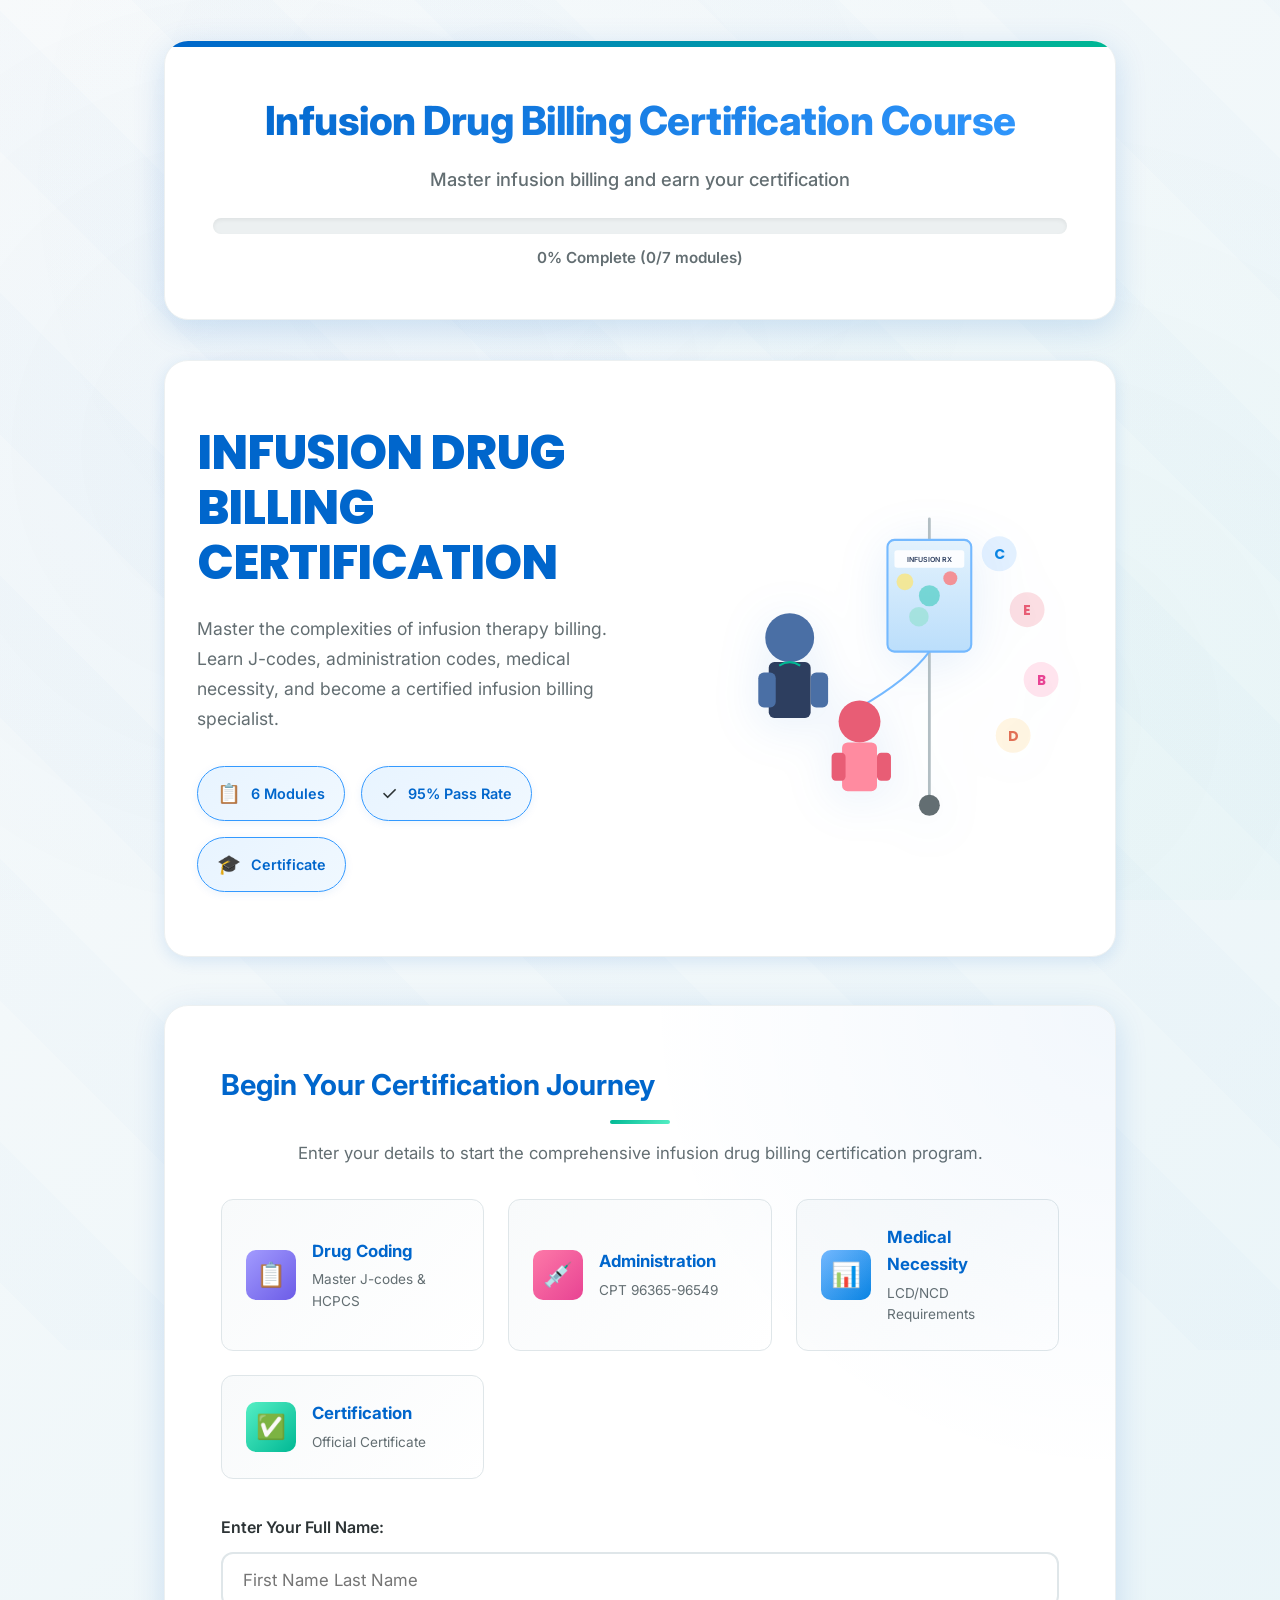
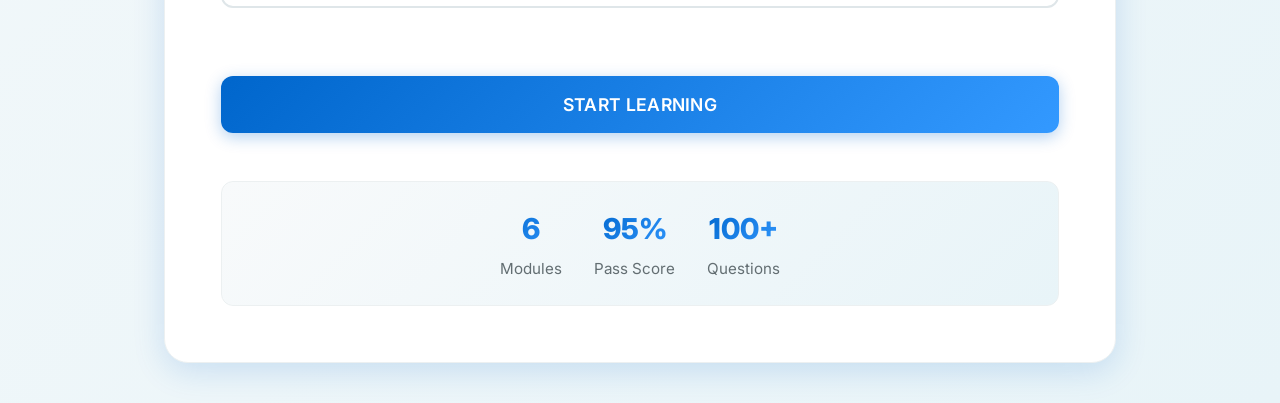
<file: index.html>
<!DOCTYPE html>
<html lang="en">
<head>
    <meta charset="UTF-8">
    <meta name="viewport" content="width=device-width, initial-scale=1.0">
    <title>Infusion Drug Billing Certification Course</title>
    <link rel="preconnect" href="https://fonts.googleapis.com">
    <link rel="preconnect" href="https://fonts.gstatic.com" crossorigin>
    <link href="https://fonts.googleapis.com/css2?family=Inter:wght@400;500;600;700;800&family=Poppins:wght@600;700;800&display=swap" rel="stylesheet">
    <link rel="stylesheet" href="course.css">
</head>
<body>
    <div class="container">
        <!-- Header -->
        <header class="header">
            <h1>Infusion Drug Billing Certification Course</h1>
            <p class="subtitle">Master infusion billing and earn your certification</p>
            <div class="progress-bar-container">
                <div class="progress-bar" id="overallProgress"></div>
            </div>
            <p class="progress-text" id="progressText">0% Complete</p>
        </header>

        <!-- Welcome Screen -->
        <div id="welcomeScreen" class="screen active">
            <div class="landing-hero">
                <div class="hero-content">
                    <h1 class="hero-title">INFUSION DRUG<br>BILLING CERTIFICATION</h1>
                    <p class="hero-subtitle">Master the complexities of infusion therapy billing. Learn J-codes, administration codes, medical necessity, and become a certified infusion billing specialist.</p>

                    <div class="course-highlights">
                        <div class="highlight-badge">
                            <span class="badge-icon">📋</span>
                            <span class="badge-text">6 Modules</span>
                        </div>
                        <div class="highlight-badge">
                            <span class="badge-icon">✓</span>
                            <span class="badge-text">95% Pass Rate</span>
                        </div>
                        <div class="highlight-badge">
                            <span class="badge-icon">🎓</span>
                            <span class="badge-text">Certificate</span>
                        </div>
                    </div>
                </div>

                <div class="hero-illustration">
                    <!-- SVG Illustration -->
                    <svg class="iv-illustration" viewBox="0 0 600 500" xmlns="http://www.w3.org/2000/svg">
                        <!-- IV Bag -->
                        <defs>
                            <linearGradient id="ivBagGradient" x1="0%" y1="0%" x2="0%" y2="100%">
                                <stop offset="0%" style="stop-color:#E3F2FD;stop-opacity:1" />
                                <stop offset="100%" style="stop-color:#BBDEFB;stop-opacity:1" />
                            </linearGradient>
                        </defs>

                        <!-- IV Pole -->
                        <line x1="380" y1="50" x2="380" y2="450" stroke="#B2BEC3" stroke-width="4" stroke-linecap="round"/>
                        <circle cx="380" cy="460" r="15" fill="#636E72"/>

                        <!-- IV Bag -->
                        <rect x="320" y="80" width="120" height="160" rx="10" fill="url(#ivBagGradient)" stroke="#74B9FF" stroke-width="3"/>

                        <!-- Liquid in bag -->
                        <circle cx="345" cy="140" r="12" fill="#FFE66D" opacity="0.7"/>
                        <circle cx="380" cy="160" r="15" fill="#4ECDC4" opacity="0.7"/>
                        <circle cx="410" cy="135" r="10" fill="#FF6B6B" opacity="0.7"/>
                        <circle cx="365" cy="190" r="14" fill="#95E1D3" opacity="0.7"/>

                        <!-- IV Label -->
                        <rect x="330" y="95" width="100" height="25" rx="4" fill="white" opacity="0.9"/>
                        <text x="380" y="111" font-family="Inter" font-size="10" font-weight="600" text-anchor="middle" fill="#2D3E5F">INFUSION RX</text>

                        <!-- IV Tube -->
                        <path d="M 380 240 Q 350 280, 280 320" stroke="#74B9FF" stroke-width="3" fill="none"/>

                        <!-- Medical Professional -->
                        <circle cx="180" cy="220" r="35" fill="#4A6FA5"/>
                        <rect x="150" y="255" width="60" height="80" rx="8" fill="#2D3E5F"/>
                        <rect x="135" y="270" width="25" height="50" rx="8" fill="#4A6FA5"/>
                        <rect x="210" y="270" width="25" height="50" rx="8" fill="#4A6FA5"/>

                        <!-- Stethoscope -->
                        <path d="M 165 260 Q 180 250, 195 260" stroke="#00B894" stroke-width="3" fill="none"/>

                        <!-- Patient -->
                        <circle cx="280" cy="340" r="30" fill="#E85D75"/>
                        <rect x="255" y="370" width="50" height="70" rx="8" fill="#FF8BA0"/>
                        <rect x="240" y="385" width="20" height="40" rx="6" fill="#E85D75"/>
                        <rect x="305" y="385" width="20" height="40" rx="6" fill="#E85D75"/>

                        <!-- Vitamin Icons -->
                        <g transform="translate(480, 100)">
                            <circle cx="0" cy="0" r="25" fill="#74B9FF" opacity="0.2"/>
                            <text x="0" y="8" font-family="Poppins" font-size="20" font-weight="700" text-anchor="middle" fill="#0984E3">C</text>
                        </g>

                        <g transform="translate(520, 180)">
                            <circle cx="0" cy="0" r="25" fill="#E85D75" opacity="0.2"/>
                            <text x="0" y="8" font-family="Poppins" font-size="20" font-weight="700" text-anchor="middle" fill="#E85D75">E</text>
                        </g>

                        <g transform="translate(540, 280)">
                            <circle cx="0" cy="0" r="25" fill="#FD79A8" opacity="0.2"/>
                            <text x="0" y="8" font-family="Poppins" font-size="20" font-weight="700" text-anchor="middle" fill="#E84393">B</text>
                        </g>

                        <g transform="translate(500, 360)">
                            <circle cx="0" cy="0" r="25" fill="#FDCB6E" opacity="0.2"/>
                            <text x="0" y="8" font-family="Poppins" font-size="20" font-weight="700" text-anchor="middle" fill="#E17055">D</text>
                        </g>
                    </svg>
                </div>
            </div>

            <div class="welcome-card modern">
                <h2>Begin Your Certification Journey</h2>
                <p>Enter your details to start the comprehensive infusion drug billing certification program.</p>

                <div class="course-features-grid">
                    <div class="feature-item">
                        <div class="feature-icon purple">📋</div>
                        <div class="feature-text">
                            <h4>Drug Coding</h4>
                            <p>Master J-codes & HCPCS</p>
                        </div>
                    </div>
                    <div class="feature-item">
                        <div class="feature-icon pink">💉</div>
                        <div class="feature-text">
                            <h4>Administration</h4>
                            <p>CPT 96365-96549</p>
                        </div>
                    </div>
                    <div class="feature-item">
                        <div class="feature-icon blue">📊</div>
                        <div class="feature-text">
                            <h4>Medical Necessity</h4>
                            <p>LCD/NCD Requirements</p>
                        </div>
                    </div>
                    <div class="feature-item">
                        <div class="feature-icon green">✅</div>
                        <div class="feature-text">
                            <h4>Certification</h4>
                            <p>Official Certificate</p>
                        </div>
                    </div>
                </div>

                <div class="input-group">
                    <label for="studentName">Enter Your Full Name:</label>
                    <input type="text" id="studentName" placeholder="First Name Last Name" required>
                </div>

                <button class="btn btn-primary btn-large" onclick="startCourse()">START LEARNING</button>

                <div class="course-stats">
                    <div class="stat">
                        <strong>6</strong> Modules
                    </div>
                    <div class="stat">
                        <strong>95%</strong> Pass Score
                    </div>
                    <div class="stat">
                        <strong>100+</strong> Questions
                    </div>
                </div>
            </div>
        </div>

        <!-- Module List Screen -->
        <div id="moduleScreen" class="screen">
            <h2>Course Modules</h2>
            <div class="module-list" id="moduleList"></div>
            <button class="btn btn-secondary" onclick="showWelcome()">Back to Welcome</button>
        </div>

        <!-- Lesson Screen -->
        <div id="lessonScreen" class="screen">
            <div class="lesson-header">
                <h2 id="lessonTitle"></h2>
                <button class="btn btn-secondary" onclick="showModules()">Back to Modules</button>
            </div>
            <div class="lesson-content" id="lessonContent"></div>
            <button class="btn btn-primary" onclick="startQuiz()">Take Quiz</button>
        </div>

        <!-- Quiz Screen -->
        <div id="quizScreen" class="screen">
            <div class="quiz-header">
                <h2 id="quizTitle"></h2>
                <p id="quizProgress"></p>
            </div>
            <div class="question-container" id="questionContainer"></div>
            <div class="quiz-navigation">
                <button class="btn btn-secondary" id="prevBtn" onclick="previousQuestion()">Previous</button>
                <button class="btn btn-primary" id="nextBtn" onclick="nextQuestion()">Next</button>
                <button class="btn btn-success" id="submitBtn" onclick="submitQuiz()" style="display:none;">Submit Quiz</button>
            </div>
        </div>

        <!-- Results Screen -->
        <div id="resultsScreen" class="screen">
            <div class="results-card" id="resultsCard"></div>
        </div>

        <!-- Certificate Screen -->
        <div id="certificateScreen" class="screen">
            <div class="certificate-preview">
                <h2>🎓 Congratulations!</h2>
                <p>You have successfully completed the Infusion Drug Billing Certification Course.</p>
                <div class="certificate-container" id="certificateContainer"></div>
                <button class="btn btn-primary" onclick="downloadCertificate()">Download Certificate</button>
                <button class="btn btn-secondary" onclick="resetCourse()">Start New Course</button>
            </div>
        </div>
    </div>

    <script src="course.js"></script>
</body>
</html>
</file>
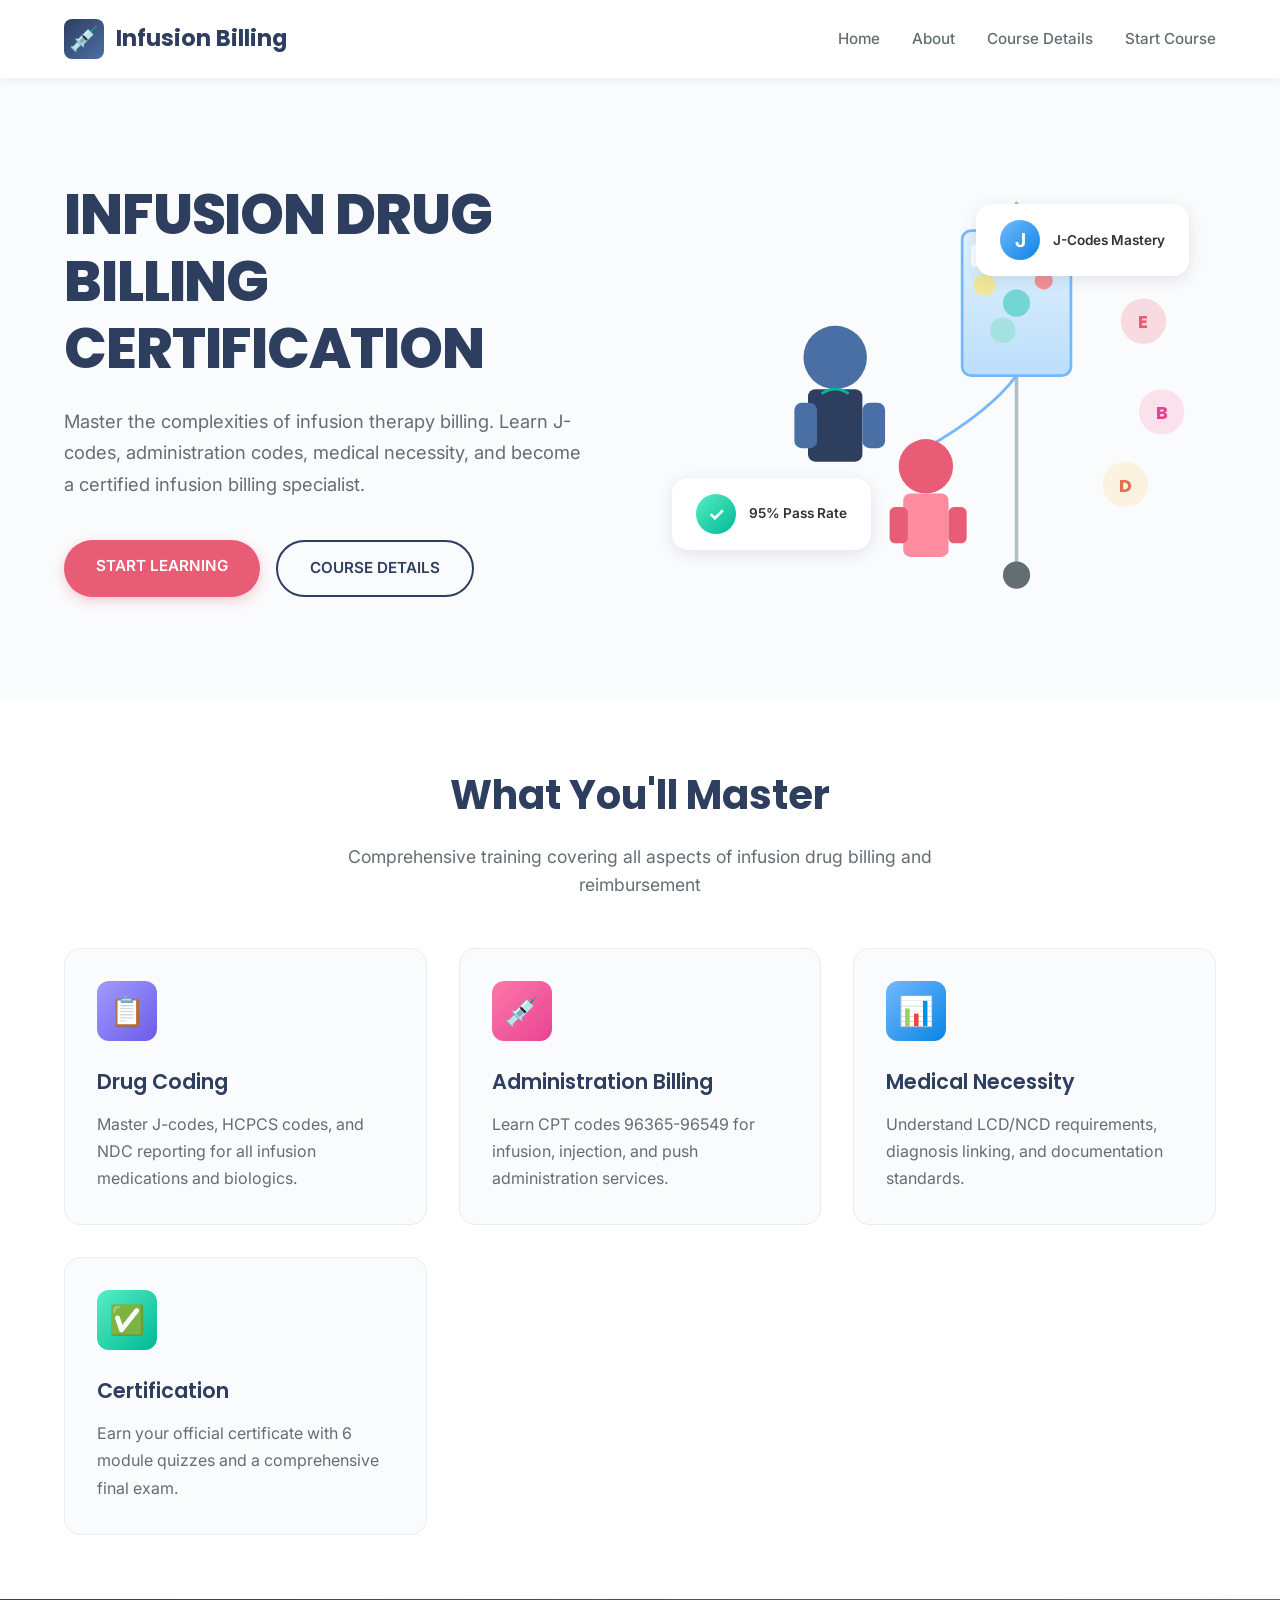
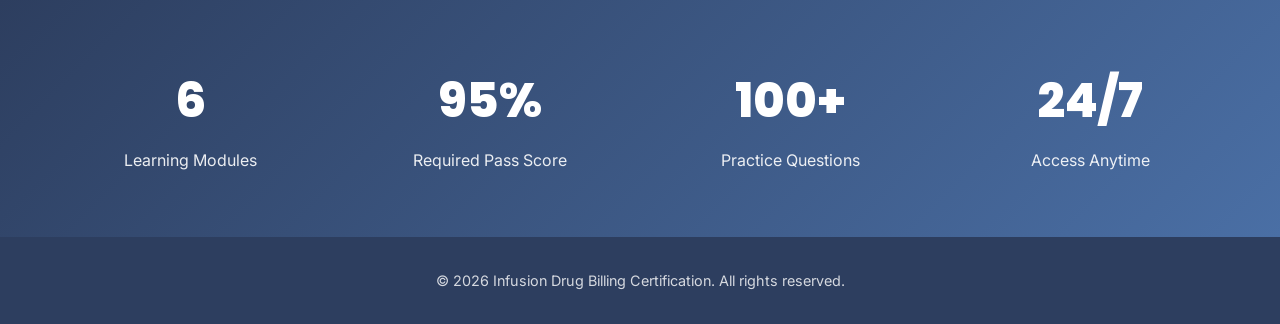
<file: landing.html>
<!DOCTYPE html>
<html lang="en">
<head>
    <meta charset="UTF-8">
    <meta name="viewport" content="width=device-width, initial-scale=1.0">
    <title>Infusion Drug Billing Certification | Professional Training Course</title>
    <link rel="preconnect" href="https://fonts.googleapis.com">
    <link rel="preconnect" href="https://fonts.gstatic.com" crossorigin>
    <link href="https://fonts.googleapis.com/css2?family=Inter:wght@400;500;600;700;800&family=Poppins:wght@600;700;800&display=swap" rel="stylesheet">
    <style>
        :root {
            /* Color Palette */
            --primary: #2D3E5F;
            --primary-light: #4A6FA5;
            --accent: #E85D75;
            --accent-light: #FF8BA0;
            --success: #00B894;
            --info: #74B9FF;
            --bg: #FAFBFC;
            --bg-light: #FFFFFF;
            --text: #2D3436;
            --text-secondary: #636E72;
            --text-muted: #B2BEC3;
            --border: #E8EDF2;

            /* Shadows */
            --shadow-sm: 0 2px 8px rgba(45, 62, 95, 0.08);
            --shadow-md: 0 4px 16px rgba(45, 62, 95, 0.12);
            --shadow-lg: 0 8px 32px rgba(45, 62, 95, 0.16);
        }

        * {
            margin: 0;
            padding: 0;
            box-sizing: border-box;
        }

        body {
            font-family: 'Inter', -apple-system, BlinkMacSystemFont, 'Segoe UI', sans-serif;
            color: var(--text);
            background: var(--bg);
            line-height: 1.6;
            overflow-x: hidden;
        }

        /* Navigation */
        .navbar {
            background: var(--bg-light);
            padding: 1.2rem 5%;
            display: flex;
            justify-content: space-between;
            align-items: center;
            box-shadow: var(--shadow-sm);
            position: sticky;
            top: 0;
            z-index: 1000;
        }

        .logo {
            display: flex;
            align-items: center;
            gap: 12px;
            font-family: 'Poppins', sans-serif;
            font-size: 1.4rem;
            font-weight: 700;
            color: var(--primary);
        }

        .logo-icon {
            width: 40px;
            height: 40px;
            background: linear-gradient(135deg, var(--primary) 0%, var(--primary-light) 100%);
            border-radius: 8px;
            display: flex;
            align-items: center;
            justify-content: center;
            color: white;
            font-size: 1.5rem;
        }

        .nav-menu {
            display: flex;
            gap: 2rem;
            list-style: none;
        }

        .nav-menu a {
            text-decoration: none;
            color: var(--text-secondary);
            font-weight: 500;
            font-size: 0.95rem;
            transition: color 0.3s ease;
        }

        .nav-menu a:hover {
            color: var(--primary);
        }

        /* Hero Section */
        .hero {
            padding: 5rem 5%;
            display: grid;
            grid-template-columns: 1fr 1fr;
            gap: 4rem;
            align-items: center;
            max-width: 1400px;
            margin: 0 auto;
        }

        .hero-content h1 {
            font-family: 'Poppins', sans-serif;
            font-size: 3.5rem;
            font-weight: 800;
            color: var(--primary);
            line-height: 1.2;
            margin-bottom: 1.5rem;
            letter-spacing: -0.02em;
        }

        .hero-content .subtitle {
            font-size: 1.15rem;
            color: var(--text-secondary);
            line-height: 1.7;
            margin-bottom: 2.5rem;
            max-width: 520px;
        }

        .cta-buttons {
            display: flex;
            gap: 1rem;
            flex-wrap: wrap;
        }

        .btn {
            padding: 0.9rem 2rem;
            border: none;
            border-radius: 50px;
            font-family: 'Inter', sans-serif;
            font-size: 0.95rem;
            font-weight: 600;
            cursor: pointer;
            transition: all 0.3s ease;
            text-decoration: none;
            display: inline-block;
        }

        .btn-primary {
            background: var(--accent);
            color: white;
            box-shadow: 0 4px 12px rgba(232, 93, 117, 0.3);
        }

        .btn-primary:hover {
            background: var(--accent-light);
            box-shadow: 0 6px 20px rgba(232, 93, 117, 0.4);
            transform: translateY(-2px);
        }

        .btn-secondary {
            background: transparent;
            color: var(--primary);
            border: 2px solid var(--primary);
        }

        .btn-secondary:hover {
            background: var(--primary);
            color: white;
            transform: translateY(-2px);
        }

        /* Hero Illustration */
        .hero-illustration {
            position: relative;
            display: flex;
            align-items: center;
            justify-content: center;
        }

        .illustration-container {
            position: relative;
            width: 100%;
            max-width: 600px;
        }

        /* SVG Illustration */
        .iv-illustration {
            width: 100%;
            height: auto;
        }

        /* Floating Elements */
        .floating-badge {
            position: absolute;
            background: var(--bg-light);
            padding: 1rem 1.5rem;
            border-radius: 16px;
            box-shadow: var(--shadow-md);
            display: flex;
            align-items: center;
            gap: 0.8rem;
            animation: float 3s ease-in-out infinite;
        }

        .floating-badge.badge-1 {
            top: 10%;
            right: 5%;
            animation-delay: 0s;
        }

        .floating-badge.badge-2 {
            bottom: 15%;
            left: 0%;
            animation-delay: 1s;
        }

        .badge-icon {
            width: 40px;
            height: 40px;
            border-radius: 50%;
            display: flex;
            align-items: center;
            justify-content: center;
            font-size: 1.2rem;
            font-weight: 700;
        }

        .badge-icon.blue {
            background: linear-gradient(135deg, #74B9FF 0%, #0984E3 100%);
            color: white;
        }

        .badge-icon.green {
            background: linear-gradient(135deg, #55EFC4 0%, #00B894 100%);
            color: white;
        }

        .badge-text {
            font-size: 0.85rem;
            font-weight: 600;
            color: var(--text);
        }

        @keyframes float {
            0%, 100% {
                transform: translateY(0px);
            }
            50% {
                transform: translateY(-15px);
            }
        }

        /* Features Section */
        .features {
            padding: 4rem 5%;
            background: var(--bg-light);
        }

        .features-container {
            max-width: 1200px;
            margin: 0 auto;
        }

        .section-header {
            text-align: center;
            margin-bottom: 3rem;
        }

        .section-header h2 {
            font-family: 'Poppins', sans-serif;
            font-size: 2.5rem;
            font-weight: 700;
            color: var(--primary);
            margin-bottom: 1rem;
        }

        .section-header p {
            font-size: 1.1rem;
            color: var(--text-secondary);
            max-width: 600px;
            margin: 0 auto;
        }

        .features-grid {
            display: grid;
            grid-template-columns: repeat(auto-fit, minmax(280px, 1fr));
            gap: 2rem;
        }

        .feature-card {
            background: var(--bg);
            padding: 2rem;
            border-radius: 16px;
            border: 1px solid var(--border);
            transition: all 0.3s ease;
        }

        .feature-card:hover {
            box-shadow: var(--shadow-lg);
            transform: translateY(-5px);
            border-color: var(--primary-light);
        }

        .feature-icon {
            width: 60px;
            height: 60px;
            border-radius: 12px;
            display: flex;
            align-items: center;
            justify-content: center;
            font-size: 1.8rem;
            margin-bottom: 1.5rem;
        }

        .feature-icon.purple {
            background: linear-gradient(135deg, #A29BFE 0%, #6C5CE7 100%);
        }

        .feature-icon.pink {
            background: linear-gradient(135deg, #FD79A8 0%, #E84393 100%);
        }

        .feature-icon.blue {
            background: linear-gradient(135deg, #74B9FF 0%, #0984E3 100%);
        }

        .feature-icon.green {
            background: linear-gradient(135deg, #55EFC4 0%, #00B894 100%);
        }

        .feature-card h3 {
            font-family: 'Poppins', sans-serif;
            font-size: 1.3rem;
            font-weight: 600;
            color: var(--primary);
            margin-bottom: 0.8rem;
        }

        .feature-card p {
            color: var(--text-secondary);
            line-height: 1.7;
        }

        /* Stats Section */
        .stats {
            padding: 4rem 5%;
            background: linear-gradient(135deg, var(--primary) 0%, var(--primary-light) 100%);
            color: white;
        }

        .stats-container {
            max-width: 1200px;
            margin: 0 auto;
            display: grid;
            grid-template-columns: repeat(auto-fit, minmax(200px, 1fr));
            gap: 3rem;
            text-align: center;
        }

        .stat-item h3 {
            font-family: 'Poppins', sans-serif;
            font-size: 3rem;
            font-weight: 800;
            margin-bottom: 0.5rem;
        }

        .stat-item p {
            font-size: 1rem;
            opacity: 0.9;
        }

        /* Footer */
        .footer {
            padding: 2rem 5%;
            background: var(--primary);
            color: white;
            text-align: center;
        }

        .footer p {
            opacity: 0.8;
            font-size: 0.9rem;
        }

        /* Responsive */
        @media (max-width: 968px) {
            .hero {
                grid-template-columns: 1fr;
                gap: 3rem;
                padding: 3rem 5%;
            }

            .hero-content h1 {
                font-size: 2.5rem;
            }

            .hero-illustration {
                order: -1;
            }

            .nav-menu {
                gap: 1rem;
            }
        }

        @media (max-width: 600px) {
            .navbar {
                flex-direction: column;
                gap: 1rem;
            }

            .nav-menu {
                flex-wrap: wrap;
                justify-content: center;
            }

            .hero-content h1 {
                font-size: 2rem;
            }

            .cta-buttons {
                flex-direction: column;
            }

            .btn {
                width: 100%;
                text-align: center;
            }

            .section-header h2 {
                font-size: 2rem;
            }
        }
    </style>
</head>
<body>
    <!-- Navigation -->
    <nav class="navbar">
        <div class="logo">
            <div class="logo-icon">💉</div>
            <span>Infusion Billing</span>
        </div>
        <ul class="nav-menu">
            <li><a href="#home">Home</a></li>
            <li><a href="#about">About</a></li>
            <li><a href="#features">Course Details</a></li>
            <li><a href="index.html">Start Course</a></li>
        </ul>
    </nav>

    <!-- Hero Section -->
    <section class="hero" id="home">
        <div class="hero-content">
            <h1>INFUSION DRUG BILLING CERTIFICATION</h1>
            <p class="subtitle">Master the complexities of infusion therapy billing. Learn J-codes, administration codes, medical necessity, and become a certified infusion billing specialist.</p>
            <div class="cta-buttons">
                <a href="index.html" class="btn btn-primary">START LEARNING</a>
                <a href="#features" class="btn btn-secondary">COURSE DETAILS</a>
            </div>
        </div>

        <div class="hero-illustration">
            <div class="illustration-container">
                <!-- Main SVG Illustration -->
                <svg class="iv-illustration" viewBox="0 0 600 500" xmlns="http://www.w3.org/2000/svg">
                    <!-- IV Bag -->
                    <defs>
                        <linearGradient id="ivBagGradient" x1="0%" y1="0%" x2="0%" y2="100%">
                            <stop offset="0%" style="stop-color:#E3F2FD;stop-opacity:1" />
                            <stop offset="100%" style="stop-color:#BBDEFB;stop-opacity:1" />
                        </linearGradient>
                    </defs>

                    <!-- IV Pole -->
                    <line x1="380" y1="50" x2="380" y2="450" stroke="#B2BEC3" stroke-width="4" stroke-linecap="round"/>
                    <circle cx="380" cy="460" r="15" fill="#636E72"/>

                    <!-- IV Bag -->
                    <rect x="320" y="80" width="120" height="160" rx="10" fill="url(#ivBagGradient)" stroke="#74B9FF" stroke-width="3"/>

                    <!-- Liquid in bag -->
                    <circle cx="345" cy="140" r="12" fill="#FFE66D" opacity="0.7"/>
                    <circle cx="380" cy="160" r="15" fill="#4ECDC4" opacity="0.7"/>
                    <circle cx="410" cy="135" r="10" fill="#FF6B6B" opacity="0.7"/>
                    <circle cx="365" cy="190" r="14" fill="#95E1D3" opacity="0.7"/>

                    <!-- IV Label -->
                    <rect x="330" y="95" width="100" height="25" rx="4" fill="white" opacity="0.9"/>
                    <text x="380" y="111" font-family="Inter" font-size="10" font-weight="600" text-anchor="middle" fill="#2D3E5F">INFUSION RX</text>

                    <!-- IV Tube -->
                    <path d="M 380 240 Q 350 280, 280 320" stroke="#74B9FF" stroke-width="3" fill="none"/>

                    <!-- Medical Professional -->
                    <circle cx="180" cy="220" r="35" fill="#4A6FA5"/>
                    <rect x="150" y="255" width="60" height="80" rx="8" fill="#2D3E5F"/>
                    <rect x="135" y="270" width="25" height="50" rx="8" fill="#4A6FA5"/>
                    <rect x="210" y="270" width="25" height="50" rx="8" fill="#4A6FA5"/>

                    <!-- Stethoscope -->
                    <path d="M 165 260 Q 180 250, 195 260" stroke="#00B894" stroke-width="3" fill="none"/>

                    <!-- Patient -->
                    <circle cx="280" cy="340" r="30" fill="#E85D75"/>
                    <rect x="255" y="370" width="50" height="70" rx="8" fill="#FF8BA0"/>
                    <rect x="240" y="385" width="20" height="40" rx="6" fill="#E85D75"/>
                    <rect x="305" y="385" width="20" height="40" rx="6" fill="#E85D75"/>

                    <!-- Vitamin Icons -->
                    <g transform="translate(480, 100)">
                        <circle cx="0" cy="0" r="25" fill="#74B9FF" opacity="0.2"/>
                        <text x="0" y="8" font-family="Poppins" font-size="20" font-weight="700" text-anchor="middle" fill="#0984E3">C</text>
                    </g>

                    <g transform="translate(520, 180)">
                        <circle cx="0" cy="0" r="25" fill="#E85D75" opacity="0.2"/>
                        <text x="0" y="8" font-family="Poppins" font-size="20" font-weight="700" text-anchor="middle" fill="#E85D75">E</text>
                    </g>

                    <g transform="translate(540, 280)">
                        <circle cx="0" cy="0" r="25" fill="#FD79A8" opacity="0.2"/>
                        <text x="0" y="8" font-family="Poppins" font-size="20" font-weight="700" text-anchor="middle" fill="#E84393">B</text>
                    </g>

                    <g transform="translate(500, 360)">
                        <circle cx="0" cy="0" r="25" fill="#FDCB6E" opacity="0.2"/>
                        <text x="0" y="8" font-family="Poppins" font-size="20" font-weight="700" text-anchor="middle" fill="#E17055">D</text>
                    </g>
                </svg>

                <!-- Floating Badges -->
                <div class="floating-badge badge-1">
                    <div class="badge-icon blue">J</div>
                    <div class="badge-text">J-Codes Mastery</div>
                </div>

                <div class="floating-badge badge-2">
                    <div class="badge-icon green">✓</div>
                    <div class="badge-text">95% Pass Rate</div>
                </div>
            </div>
        </div>
    </section>

    <!-- Features Section -->
    <section class="features" id="features">
        <div class="features-container">
            <div class="section-header" id="about">
                <h2>What You'll Master</h2>
                <p>Comprehensive training covering all aspects of infusion drug billing and reimbursement</p>
            </div>

            <div class="features-grid">
                <div class="feature-card">
                    <div class="feature-icon purple">📋</div>
                    <h3>Drug Coding</h3>
                    <p>Master J-codes, HCPCS codes, and NDC reporting for all infusion medications and biologics.</p>
                </div>

                <div class="feature-card">
                    <div class="feature-icon pink">💉</div>
                    <h3>Administration Billing</h3>
                    <p>Learn CPT codes 96365-96549 for infusion, injection, and push administration services.</p>
                </div>

                <div class="feature-card">
                    <div class="feature-icon blue">📊</div>
                    <h3>Medical Necessity</h3>
                    <p>Understand LCD/NCD requirements, diagnosis linking, and documentation standards.</p>
                </div>

                <div class="feature-card">
                    <div class="feature-icon green">✅</div>
                    <h3>Certification</h3>
                    <p>Earn your official certificate with 6 module quizzes and a comprehensive final exam.</p>
                </div>
            </div>
        </div>
    </section>

    <!-- Stats Section -->
    <section class="stats">
        <div class="stats-container">
            <div class="stat-item">
                <h3>6</h3>
                <p>Learning Modules</p>
            </div>
            <div class="stat-item">
                <h3>95%</h3>
                <p>Required Pass Score</p>
            </div>
            <div class="stat-item">
                <h3>100+</h3>
                <p>Practice Questions</p>
            </div>
            <div class="stat-item">
                <h3>24/7</h3>
                <p>Access Anytime</p>
            </div>
        </div>
    </section>

    <!-- Footer -->
    <footer class="footer">
        <p>&copy; 2026 Infusion Drug Billing Certification. All rights reserved.</p>
    </footer>
</body>
</html>
</file>
<file: course.css>
:root {
    /* Modern Healthcare Color Palette */
    --primary: #0066CC;
    --primary-light: #3399FF;
    --primary-dark: #004C99;
    --secondary: #00B894;
    --secondary-light: #55EFC4;
    --success: #00B894;
    --warning: #FDCB6E;
    --danger: #FF7675;
    --info: #74B9FF;

    /* Neutral Colors */
    --text-primary: #2D3436;
    --text-secondary: #636E72;
    --text-muted: #B2BEC3;
    --bg-primary: #F8FAFB;
    --bg-secondary: #FFFFFF;
    --bg-card: #FFFFFF;
    --border: #DFE6E9;
    --border-light: #ECF0F1;

    /* Medical Theme Gradients */
    --gradient-primary: linear-gradient(135deg, #0066CC 0%, #3399FF 100%);
    --gradient-success: linear-gradient(135deg, #00B894 0%, #55EFC4 100%);
    --gradient-header: linear-gradient(135deg, #0066CC 0%, #00B894 100%);
    --gradient-bg: linear-gradient(135deg, #F8FAFB 0%, #E8F4F8 100%);

    /* Shadows */
    --shadow-sm: 0 2px 8px rgba(0, 102, 204, 0.08);
    --shadow-md: 0 4px 16px rgba(0, 102, 204, 0.12);
    --shadow-lg: 0 8px 32px rgba(0, 102, 204, 0.16);
    --shadow-hover: 0 12px 40px rgba(0, 102, 204, 0.2);

    /* Animation Timings */
    --transition-fast: 0.2s ease;
    --transition-normal: 0.3s ease;
    --transition-slow: 0.5s ease;
}

* {
    margin: 0;
    padding: 0;
    box-sizing: border-box;
}

@keyframes fadeIn {
    from {
        opacity: 0;
        transform: translateY(20px);
    }
    to {
        opacity: 1;
        transform: translateY(0);
    }
}

@keyframes slideInFromRight {
    from {
        opacity: 0;
        transform: translateX(30px);
    }
    to {
        opacity: 1;
        transform: translateX(0);
    }
}

@keyframes scaleIn {
    from {
        opacity: 0;
        transform: scale(0.9);
    }
    to {
        opacity: 1;
        transform: scale(1);
    }
}

@keyframes pulse {
    0%, 100% {
        transform: scale(1);
    }
    50% {
        transform: scale(1.05);
    }
}

@keyframes shimmer {
    0% {
        background-position: -1000px 0;
    }
    100% {
        background-position: 1000px 0;
    }
}

@keyframes float {
    0%, 100% {
        transform: translateY(0px);
    }
    50% {
        transform: translateY(-10px);
    }
}

body {
    font-family: 'Inter', 'Segoe UI', -apple-system, BlinkMacSystemFont, sans-serif;
    line-height: 1.6;
    color: var(--text-primary);
    background: var(--gradient-bg);
    padding: 0;
    min-height: 100vh;
    position: relative;
    overflow-x: hidden;
}

/* Medical Background Pattern */
body::before {
    content: '';
    position: fixed;
    top: 0;
    left: 0;
    right: 0;
    bottom: 0;
    background-image:
        radial-gradient(circle at 20% 50%, rgba(0, 102, 204, 0.03) 0%, transparent 50%),
        radial-gradient(circle at 80% 80%, rgba(0, 184, 148, 0.03) 0%, transparent 50%),
        radial-gradient(circle at 40% 20%, rgba(116, 185, 255, 0.02) 0%, transparent 50%);
    z-index: -1;
    animation: float 20s ease-in-out infinite;
}

/* Medical Icons Pattern (CSS-only) */
body::after {
    content: '';
    position: fixed;
    top: -50%;
    left: -50%;
    width: 200%;
    height: 200%;
    background-image:
        repeating-linear-gradient(45deg, transparent, transparent 100px, rgba(0, 102, 204, 0.01) 100px, rgba(0, 102, 204, 0.01) 200px);
    z-index: -1;
    animation: shimmer 60s linear infinite;
    pointer-events: none;
}

.container {
    max-width: 1000px;
    margin: 0 auto;
    padding: 40px 24px;
    position: relative;
    z-index: 1;
}

/* Enhanced Header */
.header {
    background: var(--bg-secondary);
    padding: 48px;
    border-radius: 24px;
    box-shadow: var(--shadow-lg);
    margin-bottom: 40px;
    text-align: center;
    position: relative;
    overflow: hidden;
    animation: fadeIn 0.6s ease;
    border: 1px solid var(--border-light);
}

.header::before {
    content: '';
    position: absolute;
    top: 0;
    left: 0;
    right: 0;
    height: 6px;
    background: var(--gradient-header);
    animation: shimmer 3s ease-in-out infinite;
}

.header h1 {
    background: var(--gradient-primary);
    -webkit-background-clip: text;
    -webkit-text-fill-color: transparent;
    background-clip: text;
    font-size: 2.5rem;
    font-weight: 800;
    margin-bottom: 12px;
    letter-spacing: -0.5px;
    animation: slideInFromRight 0.6s ease;
}

.subtitle {
    color: var(--text-secondary);
    font-size: 1.15rem;
    margin-bottom: 24px;
    font-weight: 500;
    animation: slideInFromRight 0.7s ease;
}

/* Enhanced Progress Bar */
.progress-bar-container {
    width: 100%;
    height: 16px;
    background: var(--border-light);
    border-radius: 16px;
    overflow: hidden;
    margin: 24px 0 12px;
    box-shadow: inset 0 2px 4px rgba(0, 0, 0, 0.06);
    position: relative;
    animation: slideInFromRight 0.8s ease;
}

.progress-bar {
    height: 100%;
    background: var(--gradient-success);
    width: 0%;
    transition: width 0.8s cubic-bezier(0.4, 0, 0.2, 1);
    position: relative;
    border-radius: 16px;
    box-shadow: 0 2px 8px rgba(0, 184, 148, 0.3);
}

.progress-bar::after {
    content: '';
    position: absolute;
    top: 0;
    left: 0;
    right: 0;
    bottom: 0;
    background: linear-gradient(
        90deg,
        transparent,
        rgba(255, 255, 255, 0.3),
        transparent
    );
    animation: shimmer 2s infinite;
}

.progress-text {
    color: var(--text-secondary);
    font-size: 0.95rem;
    font-weight: 600;
    animation: slideInFromRight 0.9s ease;
}

/* Screen Transitions */
.screen {
    display: none;
}

.screen.active {
    display: block;
    animation: fadeIn 0.5s ease;
}

/* Welcome Card */
.welcome-card {
    background: var(--bg-card);
    padding: 56px;
    border-radius: 24px;
    box-shadow: var(--shadow-lg);
    animation: scaleIn 0.6s ease;
    border: 1px solid var(--border-light);
    position: relative;
    overflow: hidden;
}

.welcome-card::before {
    content: '';
    position: absolute;
    top: -50%;
    right: -50%;
    width: 100%;
    height: 100%;
    background: radial-gradient(circle, rgba(0, 102, 204, 0.05) 0%, transparent 70%);
    animation: float 15s ease-in-out infinite;
}

.welcome-card h2 {
    color: var(--primary);
    margin-bottom: 20px;
    font-size: 2rem;
    font-weight: 700;
    position: relative;
}

.welcome-card h2::after {
    content: '';
    display: block;
    width: 60px;
    height: 4px;
    background: var(--gradient-success);
    margin: 12px auto;
    border-radius: 2px;
}

.course-info {
    background: linear-gradient(135deg, #F8FAFB 0%, #E8F4F8 100%);
    padding: 32px;
    border-radius: 16px;
    margin: 24px 0;
    border-left: 4px solid var(--primary);
    box-shadow: var(--shadow-sm);
    transition: transform var(--transition-normal), box-shadow var(--transition-normal);
}

.course-info:hover {
    transform: translateY(-2px);
    box-shadow: var(--shadow-md);
}

.course-info h3 {
    color: var(--primary);
    margin-bottom: 16px;
    font-size: 1.3rem;
    font-weight: 700;
}

.course-info ul {
    margin-left: 24px;
}

.course-info li {
    margin-bottom: 12px;
    color: var(--text-secondary);
    font-size: 1rem;
    position: relative;
    padding-left: 8px;
}

.course-info li::marker {
    color: var(--secondary);
}

/* Input Group */
.input-group {
    margin: 36px 0;
    position: relative;
}

.input-group label {
    display: block;
    margin-bottom: 12px;
    font-weight: 600;
    color: var(--text-primary);
    font-size: 1rem;
}

.input-group input {
    width: 100%;
    padding: 16px 20px;
    border: 2px solid var(--border);
    border-radius: 12px;
    font-size: 1.05rem;
    transition: all var(--transition-normal);
    background: var(--bg-secondary);
    font-family: inherit;
}

.input-group input:focus {
    outline: none;
    border-color: var(--primary);
    box-shadow: 0 0 0 4px rgba(0, 102, 204, 0.1);
    transform: translateY(-2px);
}

/* Enhanced Buttons */
.btn {
    padding: 16px 32px;
    border: none;
    border-radius: 12px;
    font-size: 1.05rem;
    font-weight: 600;
    cursor: pointer;
    transition: all var(--transition-normal);
    margin: 8px;
    position: relative;
    overflow: hidden;
    font-family: inherit;
    letter-spacing: 0.3px;
}

.btn::before {
    content: '';
    position: absolute;
    top: 50%;
    left: 50%;
    width: 0;
    height: 0;
    border-radius: 50%;
    background: rgba(255, 255, 255, 0.3);
    transform: translate(-50%, -50%);
    transition: width 0.6s, height 0.6s;
}

.btn:hover::before {
    width: 300px;
    height: 300px;
}

.btn-primary {
    background: var(--gradient-primary);
    color: white;
    box-shadow: 0 4px 16px rgba(0, 102, 204, 0.3);
}

.btn-primary:hover {
    transform: translateY(-3px);
    box-shadow: var(--shadow-hover);
}

.btn-primary:active {
    transform: translateY(-1px);
}

.btn-secondary {
    background: var(--text-muted);
    color: white;
    box-shadow: 0 4px 16px rgba(0, 0, 0, 0.1);
}

.btn-secondary:hover {
    background: var(--text-secondary);
    transform: translateY(-3px);
    box-shadow: 0 6px 20px rgba(0, 0, 0, 0.15);
}

.btn-success {
    background: var(--gradient-success);
    color: white;
    box-shadow: 0 4px 16px rgba(0, 184, 148, 0.3);
}

.btn-success:hover {
    transform: translateY(-3px);
    box-shadow: 0 6px 24px rgba(0, 184, 148, 0.4);
}

/* Module List */
.module-list {
    display: grid;
    gap: 24px;
    margin: 24px 0;
}

.module-card {
    background: var(--bg-card);
    padding: 32px;
    border-radius: 20px;
    box-shadow: var(--shadow-sm);
    cursor: pointer;
    transition: all var(--transition-normal);
    border: 2px solid var(--border-light);
    position: relative;
    overflow: hidden;
    animation: fadeIn 0.5s ease backwards;
}

.module-card:nth-child(1) { animation-delay: 0.1s; }
.module-card:nth-child(2) { animation-delay: 0.2s; }
.module-card:nth-child(3) { animation-delay: 0.3s; }
.module-card:nth-child(4) { animation-delay: 0.4s; }
.module-card:nth-child(5) { animation-delay: 0.5s; }
.module-card:nth-child(6) { animation-delay: 0.6s; }
.module-card:nth-child(7) { animation-delay: 0.7s; }

.module-card::before {
    content: '';
    position: absolute;
    top: 0;
    left: 0;
    width: 6px;
    height: 100%;
    background: var(--gradient-primary);
    opacity: 0;
    transition: opacity var(--transition-normal);
}

.module-card:hover::before {
    opacity: 1;
}

.module-card:hover {
    transform: translateY(-6px) translateX(4px);
    box-shadow: var(--shadow-hover);
    border-color: var(--primary-light);
}

.module-card.completed {
    border-color: var(--secondary);
    background: linear-gradient(135deg, #FFFFFF 0%, #F0FFF8 100%);
}

.module-card.completed::before {
    background: var(--gradient-success);
    opacity: 1;
}

.module-card.locked {
    opacity: 0.6;
    cursor: not-allowed;
    filter: grayscale(0.3);
}

.module-card.locked:hover {
    transform: none;
    box-shadow: var(--shadow-sm);
}

.module-header {
    display: flex;
    justify-content: space-between;
    align-items: center;
    margin-bottom: 16px;
    gap: 16px;
}

.module-title {
    font-size: 1.4rem;
    font-weight: 700;
    color: var(--primary);
    flex: 1;
}

.module-status {
    padding: 8px 16px;
    border-radius: 20px;
    font-size: 0.85rem;
    font-weight: 700;
    white-space: nowrap;
    letter-spacing: 0.5px;
    text-transform: uppercase;
}

.status-completed {
    background: var(--gradient-success);
    color: white;
    box-shadow: 0 2px 8px rgba(0, 184, 148, 0.3);
    animation: pulse 2s ease-in-out infinite;
}

.status-locked {
    background: #FFE5E5;
    color: #CC0000;
}

.status-available {
    background: var(--gradient-primary);
    color: white;
    box-shadow: 0 2px 8px rgba(0, 102, 204, 0.3);
}

.module-description {
    color: var(--text-secondary);
    margin-bottom: 12px;
    line-height: 1.6;
    font-size: 1.05rem;
}

.module-score {
    font-size: 1rem;
    color: var(--success);
    font-weight: 700;
    margin-top: 12px;
}

/* Lesson Content */
.lesson-header {
    display: flex;
    justify-content: space-between;
    align-items: center;
    margin-bottom: 32px;
    flex-wrap: wrap;
    gap: 16px;
}

.lesson-content {
    background: var(--bg-card);
    padding: 48px;
    border-radius: 20px;
    box-shadow: var(--shadow-md);
    margin-bottom: 24px;
    animation: scaleIn 0.5s ease;
    border: 1px solid var(--border-light);
}

.lesson-content h3 {
    color: var(--primary);
    margin: 32px 0 16px;
    font-size: 1.5rem;
    font-weight: 700;
    position: relative;
    padding-left: 16px;
}

.lesson-content h3::before {
    content: '';
    position: absolute;
    left: 0;
    top: 50%;
    transform: translateY(-50%);
    width: 4px;
    height: 24px;
    background: var(--gradient-success);
    border-radius: 2px;
}

.lesson-content h4 {
    color: var(--text-primary);
    margin: 24px 0 12px;
    font-size: 1.2rem;
    font-weight: 600;
}

.lesson-content p {
    color: var(--text-secondary);
    margin-bottom: 16px;
    font-size: 1.05rem;
    line-height: 1.7;
}

.lesson-content ul,
.lesson-content ol {
    margin-left: 28px;
    margin-bottom: 20px;
}

.lesson-content li {
    margin-bottom: 12px;
    color: var(--text-secondary);
    font-size: 1.05rem;
    line-height: 1.6;
}

.lesson-content li strong {
    color: var(--primary);
}

/* Enhanced Tables */
.lesson-content table {
    width: 100%;
    border-collapse: separate;
    border-spacing: 0;
    margin: 24px 0;
    border-radius: 12px;
    overflow: hidden;
    box-shadow: var(--shadow-sm);
    border: 1px solid var(--border-light);
}

.lesson-content th {
    background: var(--gradient-primary);
    color: white;
    padding: 16px;
    text-align: left;
    font-weight: 700;
    font-size: 0.95rem;
    letter-spacing: 0.5px;
    text-transform: uppercase;
}

.lesson-content td {
    padding: 16px;
    border-bottom: 1px solid var(--border-light);
    background: var(--bg-secondary);
    transition: background var(--transition-fast);
    font-size: 1rem;
}

.lesson-content tr:hover td {
    background: #F8FAFB;
}

.lesson-content tr:last-child td {
    border-bottom: none;
}

.lesson-content td strong {
    color: var(--primary);
    font-weight: 600;
}

/* Enhanced Callouts */
.callout {
    padding: 24px;
    border-radius: 12px;
    margin: 24px 0;
    border-left: 4px solid;
    position: relative;
    animation: slideInFromRight 0.5s ease;
    box-shadow: var(--shadow-sm);
    transition: all var(--transition-normal);
}

.callout:hover {
    transform: translateX(4px);
    box-shadow: var(--shadow-md);
}

.callout strong {
    font-size: 1.05rem;
    display: block;
    margin-bottom: 8px;
}

.callout-info {
    background: linear-gradient(135deg, #E8F4FF 0%, #F0F8FF 100%);
    border-color: var(--info);
}

.callout-warning {
    background: linear-gradient(135deg, #FFF8E1 0%, #FFFBF0 100%);
    border-color: var(--warning);
}

.callout-success {
    background: linear-gradient(135deg, #E8F9F4 0%, #F0FFF8 100%);
    border-color: var(--success);
}

/* Quiz Styling */
.quiz-header {
    text-align: center;
    margin-bottom: 32px;
    animation: fadeIn 0.5s ease;
}

.quiz-header h2 {
    color: var(--primary);
    font-size: 2rem;
    font-weight: 700;
    margin-bottom: 12px;
}

#quizProgress {
    color: var(--text-secondary);
    font-size: 1.05rem;
    font-weight: 600;
}

.question-container {
    background: var(--bg-card);
    padding: 48px;
    border-radius: 20px;
    box-shadow: var(--shadow-md);
    margin-bottom: 24px;
    min-height: 400px;
    animation: scaleIn 0.5s ease;
    border: 1px solid var(--border-light);
}

.question-text {
    font-size: 1.3rem;
    font-weight: 600;
    color: var(--text-primary);
    margin-bottom: 32px;
    line-height: 1.6;
    padding: 20px;
    background: linear-gradient(135deg, #F8FAFB 0%, #FFFFFF 100%);
    border-radius: 12px;
    border-left: 4px solid var(--primary);
}

.options {
    display: flex;
    flex-direction: column;
    gap: 16px;
}

.option {
    display: flex;
    align-items: center;
    padding: 20px 24px;
    border: 2px solid var(--border);
    border-radius: 12px;
    cursor: pointer;
    transition: all var(--transition-normal);
    background: var(--bg-secondary);
    position: relative;
    overflow: hidden;
}

.option::before {
    content: '';
    position: absolute;
    left: 0;
    top: 0;
    width: 4px;
    height: 100%;
    background: var(--gradient-primary);
    transform: scaleY(0);
    transition: transform var(--transition-normal);
}

.option:hover {
    border-color: var(--primary-light);
    transform: translateX(8px);
    box-shadow: var(--shadow-sm);
}

.option:hover::before {
    transform: scaleY(1);
}

.option.selected {
    background: linear-gradient(135deg, #E8F4FF 0%, #F0F8FF 100%);
    border-color: var(--primary);
    box-shadow: var(--shadow-md);
}

.option.selected::before {
    transform: scaleY(1);
}

.option input[type="radio"] {
    margin-right: 16px;
    width: 24px;
    height: 24px;
    cursor: pointer;
    accent-color: var(--primary);
}

.option label {
    cursor: pointer;
    flex: 1;
    font-size: 1.05rem;
    color: var(--text-secondary);
    line-height: 1.5;
}

.quiz-navigation {
    display: flex;
    justify-content: space-between;
    margin-top: 24px;
    gap: 12px;
    flex-wrap: wrap;
}

/* Results */
.results-card {
    background: var(--bg-card);
    padding: 56px;
    border-radius: 24px;
    box-shadow: var(--shadow-lg);
    text-align: center;
    animation: scaleIn 0.6s ease;
    border: 1px solid var(--border-light);
}

.results-card h2 {
    font-size: 2.2rem;
    margin-bottom: 24px;
    color: var(--primary);
    font-weight: 700;
}

.score-display {
    font-size: 5rem;
    font-weight: 800;
    margin: 40px 0;
    animation: pulse 2s ease-in-out infinite;
    text-shadow: 0 4px 8px rgba(0, 0, 0, 0.1);
}

.score-display.pass {
    background: var(--gradient-success);
    -webkit-background-clip: text;
    -webkit-text-fill-color: transparent;
    background-clip: text;
}

.score-display.fail {
    background: linear-gradient(135deg, #FF7675 0%, #FF6B6B 100%);
    -webkit-background-clip: text;
    -webkit-text-fill-color: transparent;
    background-clip: text;
}

.result-message {
    font-size: 1.4rem;
    margin-bottom: 32px;
    font-weight: 600;
}

.result-message.pass {
    color: var(--success);
}

.result-message.fail {
    color: var(--danger);
}

/* Question Review */
.question-review {
    text-align: left;
    background: var(--bg-primary);
    padding: 24px;
    border-radius: 16px;
    margin: 32px 0;
    max-height: 500px;
    overflow-y: auto;
    border: 1px solid var(--border-light);
}

.question-review::-webkit-scrollbar {
    width: 8px;
}

.question-review::-webkit-scrollbar-track {
    background: var(--border-light);
    border-radius: 4px;
}

.question-review::-webkit-scrollbar-thumb {
    background: var(--primary);
    border-radius: 4px;
}

.review-item {
    padding: 20px;
    margin-bottom: 12px;
    border-radius: 12px;
    border-left: 4px solid;
    animation: fadeIn 0.5s ease backwards;
}

.review-item:nth-child(1) { animation-delay: 0.05s; }
.review-item:nth-child(2) { animation-delay: 0.1s; }
.review-item:nth-child(3) { animation-delay: 0.15s; }

.review-item.correct {
    background: linear-gradient(135deg, #E8F9F4 0%, #F0FFF8 100%);
    border-color: var(--success);
}

.review-item.incorrect {
    background: linear-gradient(135deg, #FFE8E8 0%, #FFF0F0 100%);
    border-color: var(--danger);
}

.review-question {
    font-weight: 600;
    margin-bottom: 8px;
    color: var(--text-primary);
    font-size: 1.05rem;
}

.review-answer {
    font-size: 0.95rem;
    color: var(--text-secondary);
    line-height: 1.6;
}

/* Certificate */
.certificate-preview {
    text-align: center;
    animation: fadeIn 0.6s ease;
}

.certificate-preview h2 {
    font-size: 2.5rem;
    margin-bottom: 16px;
    background: var(--gradient-success);
    -webkit-background-clip: text;
    -webkit-text-fill-color: transparent;
    background-clip: text;
}

.certificate-container {
    background: var(--bg-card);
    padding: 64px;
    border-radius: 24px;
    box-shadow: var(--shadow-lg);
    margin: 40px 0;
    border: 12px solid transparent;
    background-image:
        linear-gradient(white, white),
        var(--gradient-header);
    background-origin: border-box;
    background-clip: padding-box, border-box;
    position: relative;
    animation: scaleIn 0.8s ease;
}

.certificate-container::before {
    content: '';
    position: absolute;
    top: 24px;
    left: 24px;
    right: 24px;
    bottom: 24px;
    border: 2px dashed var(--border);
    border-radius: 12px;
    pointer-events: none;
}

.certificate-content {
    text-align: center;
    position: relative;
    z-index: 1;
}

.certificate-content h1 {
    font-size: 3rem;
    background: var(--gradient-primary);
    -webkit-background-clip: text;
    -webkit-text-fill-color: transparent;
    background-clip: text;
    margin-bottom: 32px;
    font-family: 'Georgia', serif;
    font-weight: 700;
}

.certificate-content .cert-text {
    font-size: 1.15rem;
    margin: 16px 0;
    color: var(--text-secondary);
}

.certificate-content .student-name {
    font-size: 2.5rem;
    font-weight: 700;
    background: var(--gradient-success);
    -webkit-background-clip: text;
    -webkit-text-fill-color: transparent;
    background-clip: text;
    margin: 32px 0;
    font-family: 'Georgia', serif;
}

.certificate-content .course-title {
    font-size: 1.5rem;
    font-weight: 700;
    margin: 24px 0;
    color: var(--primary);
}

.certificate-content .cert-date {
    font-size: 1rem;
    color: var(--text-muted);
    margin-top: 32px;
}

/* Landing Hero Section */
.landing-hero {
    display: grid;
    grid-template-columns: 1fr 1fr;
    gap: 3rem;
    align-items: center;
    margin-bottom: 3rem;
    padding: 2rem;
    background: var(--bg-secondary);
    border-radius: 24px;
    box-shadow: var(--shadow-md);
    border: 1px solid var(--border-light);
}

.hero-content {
    padding: 2rem 0;
}

.hero-title {
    font-family: 'Poppins', 'Inter', sans-serif;
    font-size: 3rem;
    font-weight: 800;
    color: var(--primary);
    line-height: 1.15;
    margin-bottom: 1.5rem;
    letter-spacing: -0.02em;
    animation: fadeIn 0.8s ease;
}

.hero-subtitle {
    font-size: 1.1rem;
    color: var(--text-secondary);
    line-height: 1.7;
    margin-bottom: 2rem;
    animation: fadeIn 1s ease;
}

.course-highlights {
    display: flex;
    gap: 1rem;
    flex-wrap: wrap;
    animation: fadeIn 1.2s ease;
}

.highlight-badge {
    display: flex;
    align-items: center;
    gap: 0.6rem;
    padding: 0.7rem 1.2rem;
    background: linear-gradient(135deg, #E8F4FF 0%, #F0F8FF 100%);
    border-radius: 50px;
    border: 1px solid var(--primary-light);
    box-shadow: var(--shadow-sm);
    transition: all var(--transition-normal);
}

.highlight-badge:hover {
    transform: translateY(-3px);
    box-shadow: var(--shadow-md);
}

.badge-icon {
    font-size: 1.2rem;
}

.badge-text {
    font-size: 0.9rem;
    font-weight: 600;
    color: var(--primary);
}

.hero-illustration {
    display: flex;
    align-items: center;
    justify-content: center;
    animation: fadeIn 1s ease;
}

.iv-illustration {
    width: 100%;
    max-width: 500px;
    height: auto;
    filter: drop-shadow(0 8px 24px rgba(0, 102, 204, 0.1));
}

/* Modern Welcome Card */
.welcome-card.modern {
    margin-top: 2rem;
}

.welcome-card.modern h2 {
    font-size: 1.8rem;
    margin-bottom: 1rem;
}

.welcome-card.modern > p {
    color: var(--text-secondary);
    font-size: 1.05rem;
    margin-bottom: 2rem;
    text-align: center;
}

.course-features-grid {
    display: grid;
    grid-template-columns: repeat(auto-fit, minmax(200px, 1fr));
    gap: 1.5rem;
    margin: 2rem 0;
}

.feature-item {
    display: flex;
    align-items: center;
    gap: 1rem;
    padding: 1.5rem;
    background: linear-gradient(135deg, #F8FAFB 0%, #FFFFFF 100%);
    border-radius: 12px;
    border: 1px solid var(--border);
    transition: all var(--transition-normal);
    animation: fadeIn 0.6s ease backwards;
}

.feature-item:nth-child(1) { animation-delay: 0.1s; }
.feature-item:nth-child(2) { animation-delay: 0.2s; }
.feature-item:nth-child(3) { animation-delay: 0.3s; }
.feature-item:nth-child(4) { animation-delay: 0.4s; }

.feature-item:hover {
    transform: translateY(-5px);
    box-shadow: var(--shadow-md);
    border-color: var(--primary-light);
}

.feature-icon {
    width: 50px;
    height: 50px;
    min-width: 50px;
    border-radius: 10px;
    display: flex;
    align-items: center;
    justify-content: center;
    font-size: 1.5rem;
}

.feature-icon.purple {
    background: linear-gradient(135deg, #A29BFE 0%, #6C5CE7 100%);
}

.feature-icon.pink {
    background: linear-gradient(135deg, #FD79A8 0%, #E84393 100%);
}

.feature-icon.blue {
    background: linear-gradient(135deg, #74B9FF 0%, #0984E3 100%);
}

.feature-icon.green {
    background: linear-gradient(135deg, #55EFC4 0%, #00B894 100%);
}

.feature-text {
    flex: 1;
}

.feature-text h4 {
    font-size: 1.05rem;
    font-weight: 700;
    color: var(--primary);
    margin-bottom: 0.3rem;
}

.feature-text p {
    font-size: 0.85rem;
    color: var(--text-secondary);
    margin: 0;
}

.btn-large {
    padding: 18px 48px;
    font-size: 1.1rem;
    width: 100%;
    margin: 2rem 0 1.5rem;
}

.course-stats {
    display: flex;
    justify-content: center;
    gap: 2rem;
    padding: 1.5rem;
    background: linear-gradient(135deg, #F8FAFB 0%, #E8F4F8 100%);
    border-radius: 12px;
    margin-top: 1.5rem;
    border: 1px solid var(--border-light);
}

.stat {
    text-align: center;
    color: var(--text-secondary);
    font-size: 0.95rem;
}

.stat strong {
    display: block;
    font-size: 1.8rem;
    font-weight: 800;
    background: var(--gradient-primary);
    -webkit-background-clip: text;
    -webkit-text-fill-color: transparent;
    background-clip: text;
    margin-bottom: 0.3rem;
}

/* Responsive Design */
@media (max-width: 768px) {
    .landing-hero {
        grid-template-columns: 1fr;
        gap: 2rem;
        padding: 1.5rem;
    }

    .hero-title {
        font-size: 2rem;
    }

    .hero-subtitle {
        font-size: 1rem;
    }

    .hero-illustration {
        order: -1;
    }

    .course-features-grid {
        grid-template-columns: 1fr;
    }

    .course-stats {
        flex-direction: column;
        gap: 1rem;
    }
    .container {
        padding: 24px 16px;
    }

    .header {
        padding: 32px 24px;
        border-radius: 16px;
    }

    .header h1 {
        font-size: 1.8rem;
    }

    .subtitle {
        font-size: 1rem;
    }

    .welcome-card,
    .lesson-content,
    .question-container,
    .results-card {
        padding: 32px 24px;
        border-radius: 16px;
    }

    .module-card {
        padding: 24px;
    }

    .module-header {
        flex-direction: column;
        align-items: flex-start;
    }

    .quiz-navigation {
        flex-direction: column;
    }

    .btn {
        width: 100%;
        margin: 6px 0;
    }

    .certificate-container {
        padding: 40px 24px;
        border-width: 8px;
    }

    .certificate-content h1 {
        font-size: 2rem;
    }

    .certificate-content .student-name {
        font-size: 1.8rem;
    }

    .score-display {
        font-size: 3.5rem;
    }

    .question-text {
        font-size: 1.1rem;
        padding: 16px;
    }

    .option {
        padding: 16px 20px;
    }
}

@media (max-width: 480px) {
    .header h1 {
        font-size: 1.5rem;
    }

    .welcome-card h2 {
        font-size: 1.5rem;
    }

    .certificate-content h1 {
        font-size: 1.6rem;
    }

    .score-display {
        font-size: 2.8rem;
    }

    .hero-title {
        font-size: 1.6rem;
    }

    .feature-item {
        flex-direction: column;
        text-align: center;
    }
}
</file>
